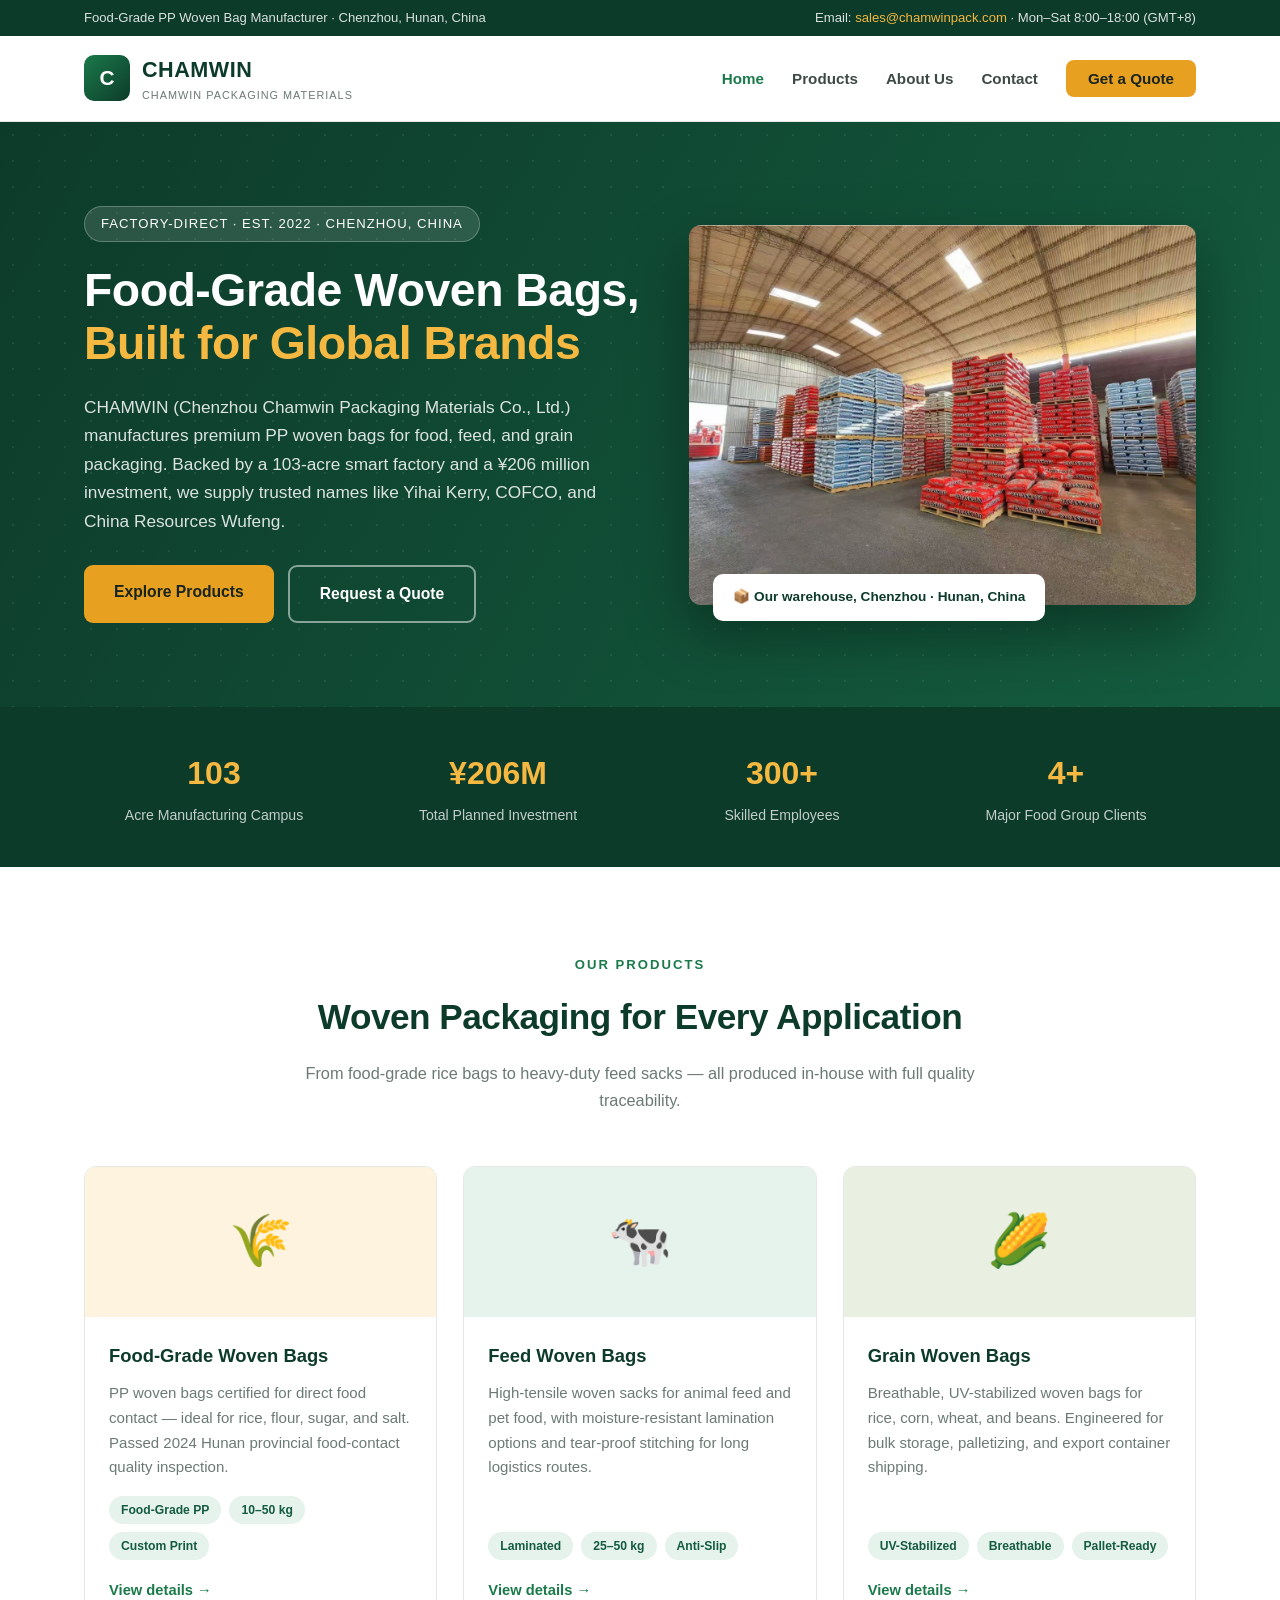
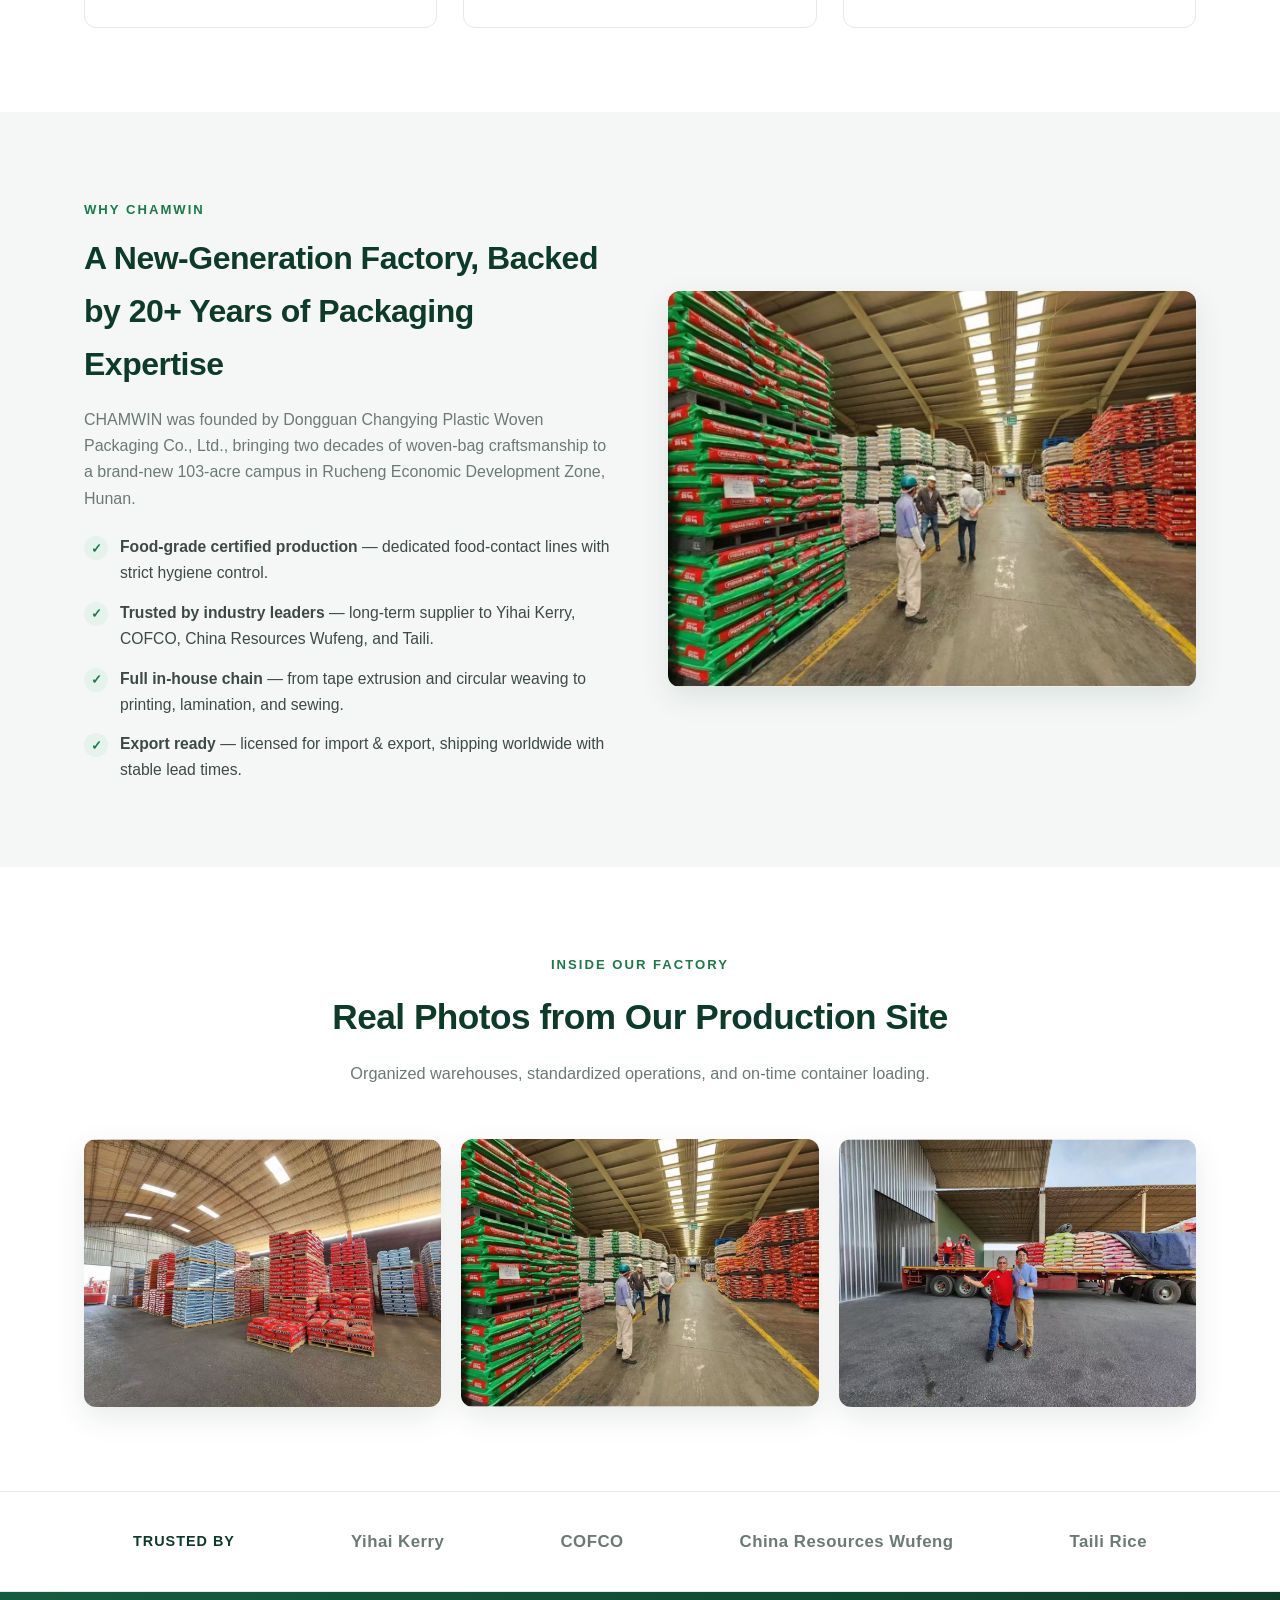
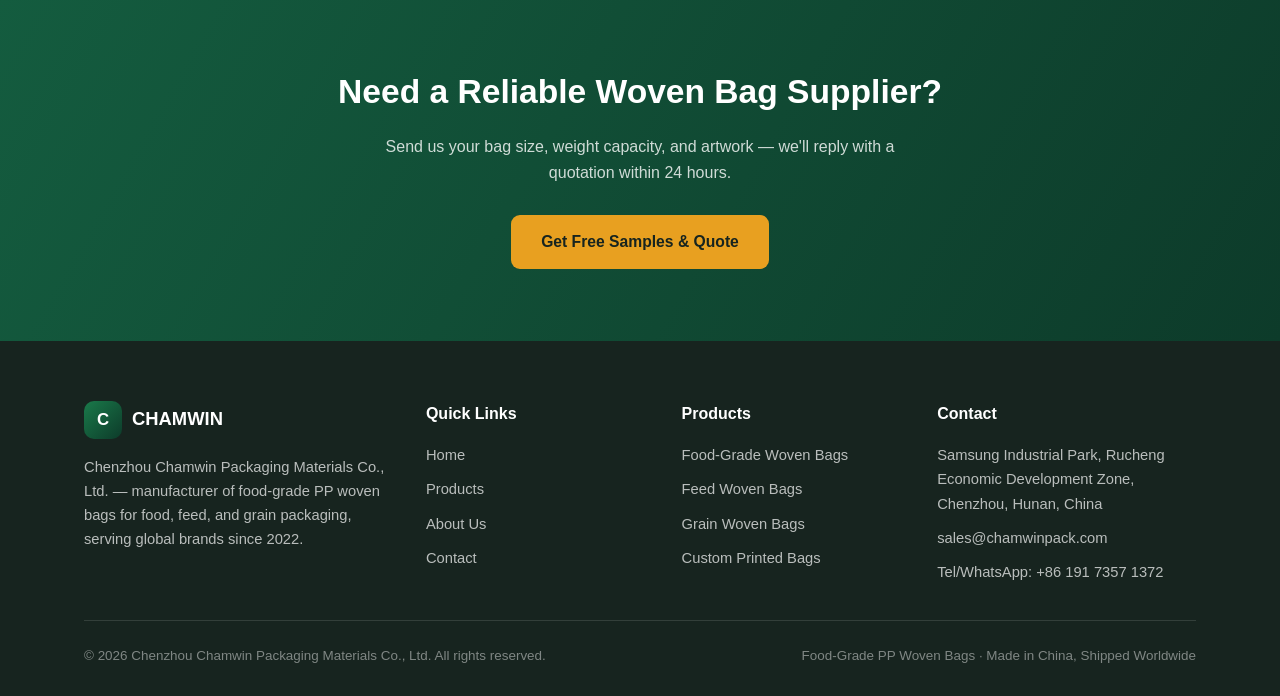
<file: index.html>
<!DOCTYPE html>
<html lang="en">
<head>
  <meta charset="UTF-8">
  <meta name="viewport" content="width=device-width, initial-scale=1.0">
  <meta name="description" content="Chenzhou Chamwin Packaging Materials Co., Ltd. (CHAMWIN) — professional manufacturer of food-grade PP woven bags for rice, flour, feed and grain packaging. 103-acre factory, trusted by Yihai Kerry, COFCO, China Resources Wufeng.">
  <title>CHAMWIN | Food-Grade PP Woven Bags Manufacturer — Rice, Feed & Grain Packaging</title>
  <link rel="stylesheet" href="css/style.css">
  <link rel="icon" type="image/svg+xml" href="data:image/svg+xml,<svg xmlns='http://www.w3.org/2000/svg' viewBox='0 0 100 100'><rect width='100' height='100' rx='20' fill='%23145c3f'/><text x='50' y='68' text-anchor='middle' font-size='48' font-weight='bold' fill='%23f5b840' font-family='Arial'>C</text></svg>">
</head>
<body>

  <!-- Header -->
  <header class="header">
    <div class="top-bar">
      <div class="container">
        <span>Food-Grade PP Woven Bag Manufacturer · Chenzhou, Hunan, China</span>
        <span class="hide-mobile">Email: <a href="mailto:sales@chamwinpack.com">sales@chamwinpack.com</a> · Mon–Sat 8:00–18:00 (GMT+8)</span>
      </div>
    </div>
    <div class="nav-container">
      <a href="index.html" class="logo">
        <div class="logo-icon">C</div>
        <div>
          <span class="logo-text">CHAMWIN</span>
          <span class="logo-tag">Chamwin Packaging Materials</span>
        </div>
      </a>
      <nav>
        <ul class="nav-links">
          <li><a href="index.html" class="active">Home</a></li>
          <li><a href="products.html">Products</a></li>
          <li><a href="about.html">About Us</a></li>
          <li><a href="contact.html">Contact</a></li>
          <li><a href="contact.html" class="nav-cta">Get a Quote</a></li>
        </ul>
      </nav>
      <div class="mobile-toggle" onclick="document.querySelector('.nav-links').classList.toggle('open')">
        <span></span><span></span><span></span>
      </div>
    </div>
  </header>

  <!-- Hero -->
  <section class="hero">
    <div class="hero-grid">
      <div class="hero-content">
        <span class="hero-badge">FACTORY-DIRECT · EST. 2022 · CHENZHOU, CHINA</span>
        <h1>Food-Grade Woven Bags,<br><span class="text-accent">Built for Global Brands</span></h1>
        <p>
          CHAMWIN (Chenzhou Chamwin Packaging Materials Co., Ltd.) manufactures premium PP woven
          bags for food, feed, and grain packaging. Backed by a 103-acre smart factory and a ¥206 million
          investment, we supply trusted names like Yihai Kerry, COFCO, and China Resources Wufeng.
        </p>
        <div class="hero-buttons">
          <a href="products.html" class="btn btn-primary">Explore Products</a>
          <a href="contact.html" class="btn btn-outline">Request a Quote</a>
        </div>
      </div>
      <div class="hero-image">
        <img src="images/factory-warehouse.jpg" alt="CHAMWIN woven bag factory warehouse full of stacked PP woven bags">
        <div class="hero-image-tag">📦 Our warehouse, Chenzhou · Hunan, China</div>
      </div>
    </div>
  </section>

  <!-- Stats -->
  <section class="stats">
    <div class="container stats-grid">
      <div><div class="stat-num">103</div><div class="stat-label">Acre Manufacturing Campus</div></div>
      <div><div class="stat-num">¥206M</div><div class="stat-label">Total Planned Investment</div></div>
      <div><div class="stat-num">300+</div><div class="stat-label">Skilled Employees</div></div>
      <div><div class="stat-num">4+</div><div class="stat-label">Major Food Group Clients</div></div>
    </div>
  </section>

  <!-- Products -->
  <section class="section">
    <div class="container">
      <div class="section-head reveal">
        <span class="section-tag">Our Products</span>
        <h2>Woven Packaging for Every Application</h2>
        <p>From food-grade rice bags to heavy-duty feed sacks — all produced in-house with full quality traceability.</p>
      </div>
      <div class="products-grid">
        <div class="product-card reveal">
          <div class="product-icon" style="background:#fdf3df;">🌾</div>
          <div class="product-body">
            <h3>Food-Grade Woven Bags</h3>
            <p>PP woven bags certified for direct food contact — ideal for rice, flour, sugar, and salt. Passed 2024 Hunan provincial food-contact quality inspection.</p>
            <div class="product-specs">
              <span class="spec-chip">Food-Grade PP</span>
              <span class="spec-chip">10–50 kg</span>
              <span class="spec-chip">Custom Print</span>
            </div>
            <a href="products.html" class="product-link">View details →</a>
          </div>
        </div>
        <div class="product-card reveal">
          <div class="product-icon" style="background:#e6f2ec;">🐄</div>
          <div class="product-body">
            <h3>Feed Woven Bags</h3>
            <p>High-tensile woven sacks for animal feed and pet food, with moisture-resistant lamination options and tear-proof stitching for long logistics routes.</p>
            <div class="product-specs">
              <span class="spec-chip">Laminated</span>
              <span class="spec-chip">25–50 kg</span>
              <span class="spec-chip">Anti-Slip</span>
            </div>
            <a href="products.html" class="product-link">View details →</a>
          </div>
        </div>
        <div class="product-card reveal">
          <div class="product-icon" style="background:#e9f0e2;">🌽</div>
          <div class="product-body">
            <h3>Grain Woven Bags</h3>
            <p>Breathable, UV-stabilized woven bags for rice, corn, wheat, and beans. Engineered for bulk storage, palletizing, and export container shipping.</p>
            <div class="product-specs">
              <span class="spec-chip">UV-Stabilized</span>
              <span class="spec-chip">Breathable</span>
              <span class="spec-chip">Pallet-Ready</span>
            </div>
            <a href="products.html" class="product-link">View details →</a>
          </div>
        </div>
      </div>
    </div>
  </section>

  <!-- Why us -->
  <section class="section section-gray">
    <div class="container split">
      <div class="reveal">
        <span class="section-tag">Why CHAMWIN</span>
        <h2>A New-Generation Factory, Backed by 20+ Years of Packaging Expertise</h2>
        <p class="lead">
          CHAMWIN was founded by Dongguan Changying Plastic Woven Packaging Co., Ltd., bringing two decades
          of woven-bag craftsmanship to a brand-new 103-acre campus in Rucheng Economic Development Zone, Hunan.
        </p>
        <ul class="checklist">
          <li><span class="check-icon">✓</span><span><strong>Food-grade certified production</strong> — dedicated food-contact lines with strict hygiene control.</span></li>
          <li><span class="check-icon">✓</span><span><strong>Trusted by industry leaders</strong> — long-term supplier to Yihai Kerry, COFCO, China Resources Wufeng, and Taili.</span></li>
          <li><span class="check-icon">✓</span><span><strong>Full in-house chain</strong> — from tape extrusion and circular weaving to printing, lamination, and sewing.</span></li>
          <li><span class="check-icon">✓</span><span><strong>Export ready</strong> — licensed for import &amp; export, shipping worldwide with stable lead times.</span></li>
        </ul>
      </div>
      <img src="images/warehouse-aisle.jpg" alt="CHAMWIN factory warehouse aisle with organized pallets of woven bags" class="reveal">
    </div>
  </section>

  <!-- Gallery -->
  <section class="section">
    <div class="container">
      <div class="section-head reveal">
        <span class="section-tag">Inside Our Factory</span>
        <h2>Real Photos from Our Production Site</h2>
        <p>Organized warehouses, standardized operations, and on-time container loading.</p>
      </div>
      <div class="gallery-grid reveal">
        <img src="images/factory-warehouse.jpg" alt="Stacked finished woven bags in CHAMWIN warehouse">
        <img src="images/warehouse-aisle.jpg" alt="CHAMWIN production warehouse interior">
        <img src="images/delivery-loading.jpg" alt="Container truck loaded with woven bags at CHAMWIN factory">
      </div>
    </div>
  </section>

  <!-- Customers -->
  <section class="customers-band">
    <div class="container customers-inner">
      <span class="cust-label">TRUSTED BY</span>
      <span class="cust-name">Yihai Kerry</span>
      <span class="cust-name">COFCO</span>
      <span class="cust-name">China Resources Wufeng</span>
      <span class="cust-name">Taili Rice</span>
    </div>
  </section>

  <!-- CTA -->
  <section class="cta-band">
    <h2>Need a Reliable Woven Bag Supplier?</h2>
    <p>Send us your bag size, weight capacity, and artwork — we'll reply with a quotation within 24 hours.</p>
    <a href="contact.html" class="btn btn-primary">Get Free Samples & Quote</a>
  </section>

  <!-- Footer -->
  <footer class="footer">
    <div class="container">
      <div class="footer-grid">
        <div>
          <div class="footer-logo">
            <div class="logo-icon">C</div>
            <span>CHAMWIN</span>
          </div>
          <p>Chenzhou Chamwin Packaging Materials Co., Ltd. — manufacturer of food-grade PP woven bags for food, feed, and grain packaging, serving global brands since 2022.</p>
        </div>
        <div>
          <h4>Quick Links</h4>
          <div class="footer-links">
            <a href="index.html">Home</a>
            <a href="products.html">Products</a>
            <a href="about.html">About Us</a>
            <a href="contact.html">Contact</a>
          </div>
        </div>
        <div>
          <h4>Products</h4>
          <div class="footer-links">
            <a href="products.html">Food-Grade Woven Bags</a>
            <a href="products.html">Feed Woven Bags</a>
            <a href="products.html">Grain Woven Bags</a>
            <a href="products.html">Custom Printed Bags</a>
          </div>
        </div>
        <div>
          <h4>Contact</h4>
          <div class="footer-links">
            <span>Samsung Industrial Park, Rucheng Economic Development Zone, Chenzhou, Hunan, China</span>
            <a href="mailto:sales@chamwinpack.com">sales@chamwinpack.com</a>
            <span>Tel/WhatsApp: +86 191 7357 1372</span>
          </div>
        </div>
      </div>
      <div class="footer-bottom">
        <span>© 2026 Chenzhou Chamwin Packaging Materials Co., Ltd. All rights reserved.</span>
        <span>Food-Grade PP Woven Bags · Made in China, Shipped Worldwide</span>
      </div>
    </div>
  </footer>

  <script src="js/main.js"></script>
</body>
</html>
</file>
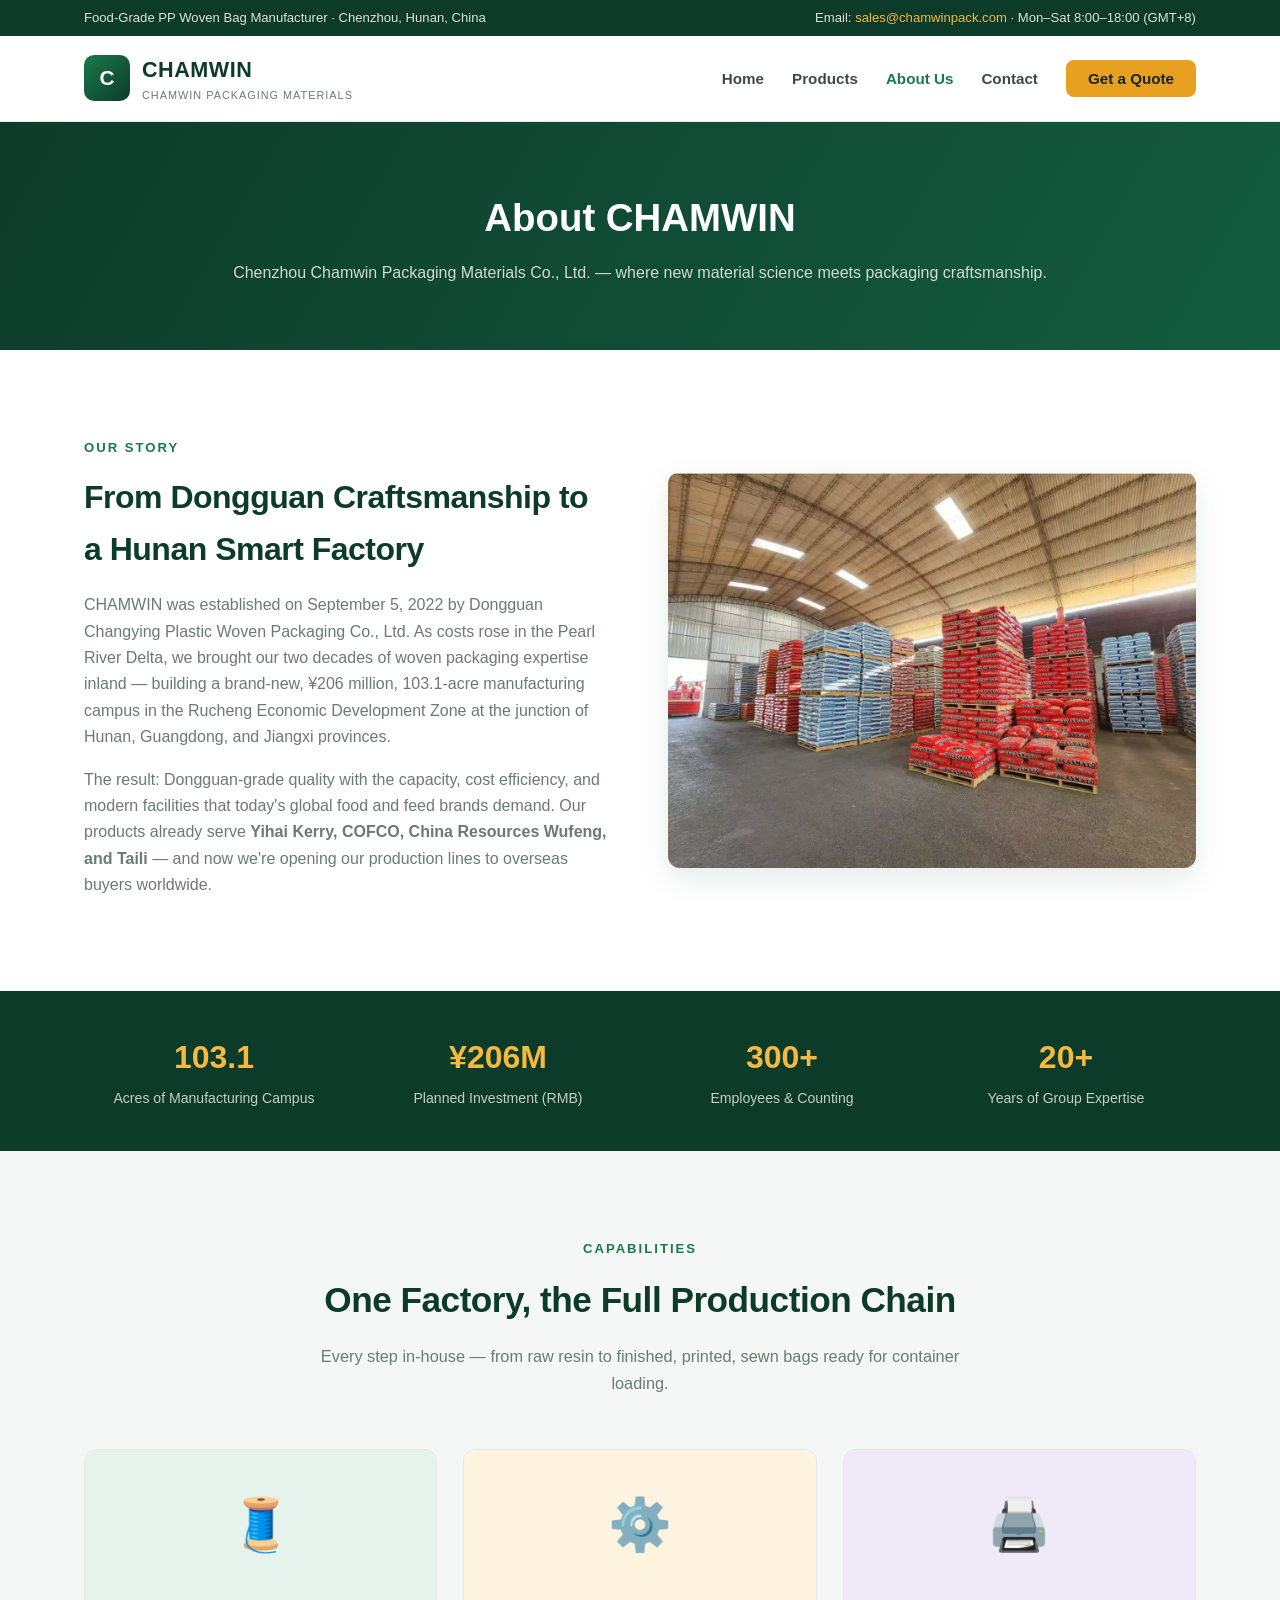
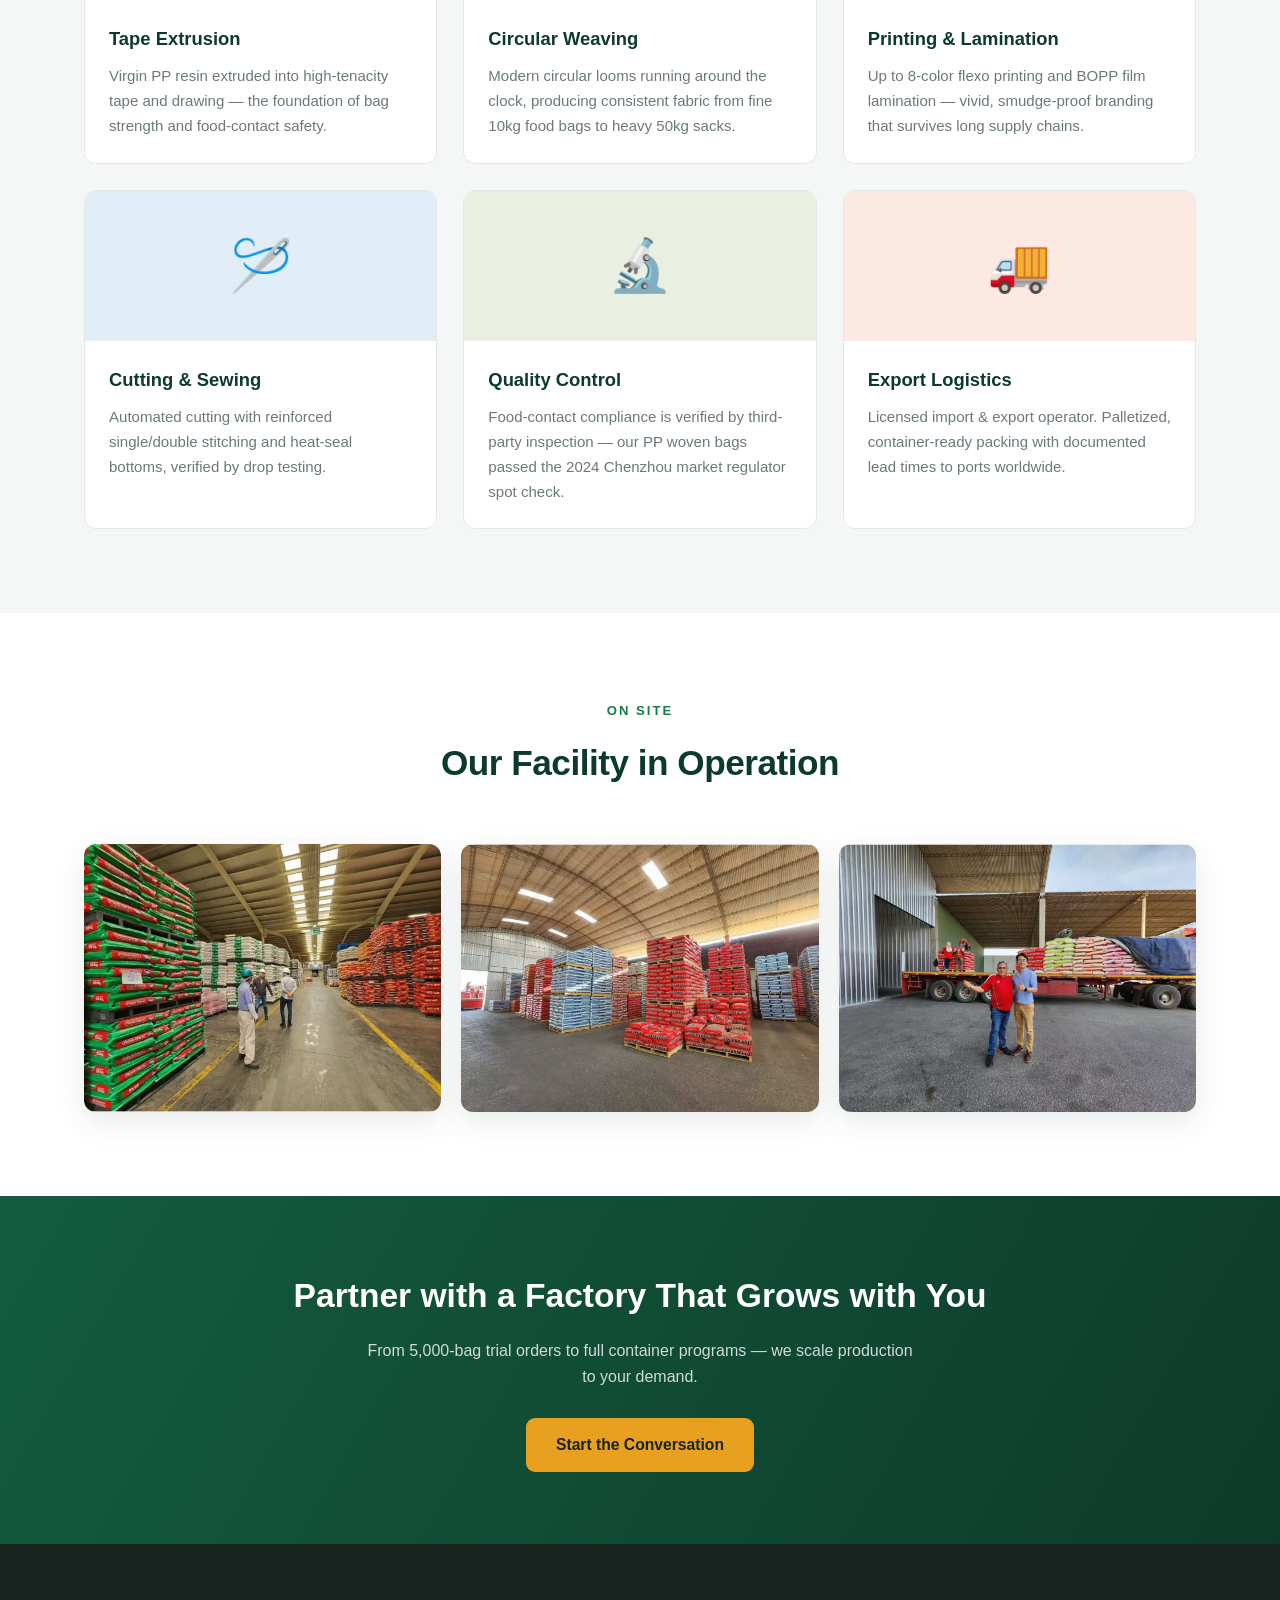
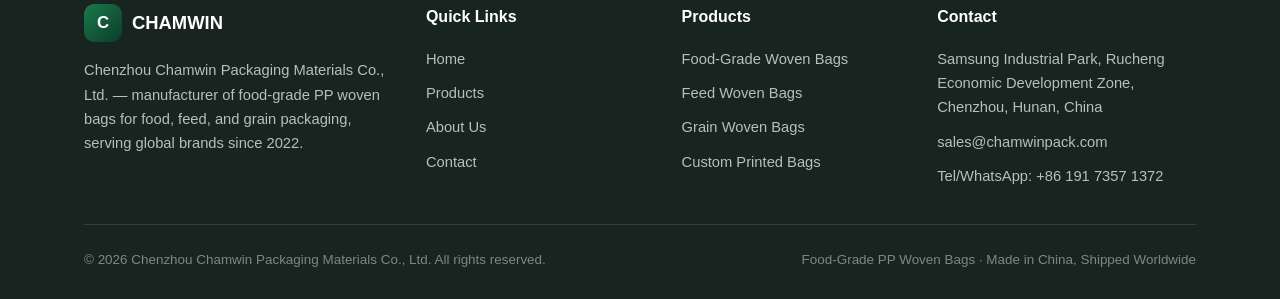
<file: about.html>
<!DOCTYPE html>
<html lang="en">
<head>
  <meta charset="UTF-8">
  <meta name="viewport" content="width=device-width, initial-scale=1.0">
  <meta name="description" content="About CHAMWIN — Chenzhou Chamwin Packaging Materials Co., Ltd. A ¥206M, 103-acre woven bag factory in Hunan, China, founded by Dongguan Changying with 20+ years of packaging expertise. Trusted by Yihai Kerry, COFCO, CR Wufeng.">
  <title>About Us | CHAMWIN Woven Bag Manufacturer</title>
  <link rel="stylesheet" href="css/style.css">
  <link rel="icon" type="image/svg+xml" href="data:image/svg+xml,<svg xmlns='http://www.w3.org/2000/svg' viewBox='0 0 100 100'><rect width='100' height='100' rx='20' fill='%23145c3f'/><text x='50' y='68' text-anchor='middle' font-size='48' font-weight='bold' fill='%23f5b840' font-family='Arial'>C</text></svg>">
</head>
<body>

  <!-- Header -->
  <header class="header">
    <div class="top-bar">
      <div class="container">
        <span>Food-Grade PP Woven Bag Manufacturer · Chenzhou, Hunan, China</span>
        <span class="hide-mobile">Email: <a href="mailto:sales@chamwinpack.com">sales@chamwinpack.com</a> · Mon–Sat 8:00–18:00 (GMT+8)</span>
      </div>
    </div>
    <div class="nav-container">
      <a href="index.html" class="logo">
        <div class="logo-icon">C</div>
        <div>
          <span class="logo-text">CHAMWIN</span>
          <span class="logo-tag">Chamwin Packaging Materials</span>
        </div>
      </a>
      <nav>
        <ul class="nav-links">
          <li><a href="index.html">Home</a></li>
          <li><a href="products.html">Products</a></li>
          <li><a href="about.html" class="active">About Us</a></li>
          <li><a href="contact.html">Contact</a></li>
          <li><a href="contact.html" class="nav-cta">Get a Quote</a></li>
        </ul>
      </nav>
      <div class="mobile-toggle" onclick="document.querySelector('.nav-links').classList.toggle('open')">
        <span></span><span></span><span></span>
      </div>
    </div>
  </header>

  <!-- Page hero -->
  <section class="page-hero">
    <h1>About CHAMWIN</h1>
    <p>Chenzhou Chamwin Packaging Materials Co., Ltd. — where new material science meets packaging craftsmanship.</p>
  </section>

  <!-- Story -->
  <section class="section">
    <div class="container split">
      <div class="reveal">
        <span class="section-tag">Our Story</span>
        <h2>From Dongguan Craftsmanship to a Hunan Smart Factory</h2>
        <p class="lead">
          CHAMWIN was established on September 5, 2022 by Dongguan Changying Plastic Woven Packaging Co., Ltd.
          As costs rose in the Pearl River Delta, we brought our two decades of woven packaging expertise inland —
          building a brand-new, ¥206 million, 103.1-acre manufacturing campus in the Rucheng Economic
          Development Zone at the junction of Hunan, Guangdong, and Jiangxi provinces.
        </p>
        <p class="lead">
          The result: Dongguan-grade quality with the capacity, cost efficiency, and modern facilities
          that today's global food and feed brands demand. Our products already serve
          <strong>Yihai Kerry, COFCO, China Resources Wufeng, and Taili</strong> — and now we're opening our
          production lines to overseas buyers worldwide.
        </p>
      </div>
      <img src="images/factory-warehouse.jpg" alt="CHAMWIN woven bag production warehouse" class="reveal">
    </div>
  </section>

  <!-- Stats -->
  <section class="stats">
    <div class="container stats-grid">
      <div><div class="stat-num">103.1</div><div class="stat-label">Acres of Manufacturing Campus</div></div>
      <div><div class="stat-num">¥206M</div><div class="stat-label">Planned Investment (RMB)</div></div>
      <div><div class="stat-num">300+</div><div class="stat-label">Employees & Counting</div></div>
      <div><div class="stat-num">20+</div><div class="stat-label">Years of Group Expertise</div></div>
    </div>
  </section>

  <!-- Capabilities -->
  <section class="section section-gray">
    <div class="container">
      <div class="section-head reveal">
        <span class="section-tag">Capabilities</span>
        <h2>One Factory, the Full Production Chain</h2>
        <p>Every step in-house — from raw resin to finished, printed, sewn bags ready for container loading.</p>
      </div>
      <div class="products-grid">
        <div class="product-card reveal">
          <div class="product-icon" style="background:#e6f2ec;">🧵</div>
          <div class="product-body">
            <h3>Tape Extrusion</h3>
            <p>Virgin PP resin extruded into high-tenacity tape and drawing — the foundation of bag strength and food-contact safety.</p>
          </div>
        </div>
        <div class="product-card reveal">
          <div class="product-icon" style="background:#fdf3df;">⚙️</div>
          <div class="product-body">
            <h3>Circular Weaving</h3>
            <p>Modern circular looms running around the clock, producing consistent fabric from fine 10kg food bags to heavy 50kg sacks.</p>
          </div>
        </div>
        <div class="product-card reveal">
          <div class="product-icon" style="background:#f0e9f8;">🖨️</div>
          <div class="product-body">
            <h3>Printing & Lamination</h3>
            <p>Up to 8-color flexo printing and BOPP film lamination — vivid, smudge-proof branding that survives long supply chains.</p>
          </div>
        </div>
        <div class="product-card reveal">
          <div class="product-icon" style="background:#e2eef7;">🪡</div>
          <div class="product-body">
            <h3>Cutting & Sewing</h3>
            <p>Automated cutting with reinforced single/double stitching and heat-seal bottoms, verified by drop testing.</p>
          </div>
        </div>
        <div class="product-card reveal">
          <div class="product-icon" style="background:#e9f0e2;">🔬</div>
          <div class="product-body">
            <h3>Quality Control</h3>
            <p>Food-contact compliance is verified by third-party inspection — our PP woven bags passed the 2024 Chenzhou market regulator spot check.</p>
          </div>
        </div>
        <div class="product-card reveal">
          <div class="product-icon" style="background:#fbe9e2;">🚚</div>
          <div class="product-body">
            <h3>Export Logistics</h3>
            <p>Licensed import & export operator. Palletized, container-ready packing with documented lead times to ports worldwide.</p>
          </div>
        </div>
      </div>
    </div>
  </section>

  <!-- Gallery -->
  <section class="section">
    <div class="container">
      <div class="section-head reveal">
        <span class="section-tag">On Site</span>
        <h2>Our Facility in Operation</h2>
      </div>
      <div class="gallery-grid reveal">
        <img src="images/warehouse-aisle.jpg" alt="Organized warehouse aisle at CHAMWIN factory">
        <img src="images/factory-warehouse.jpg" alt="Finished woven bag inventory">
        <img src="images/delivery-loading.jpg" alt="Truck loading woven bags for delivery">
      </div>
    </div>
  </section>

  <!-- CTA -->
  <section class="cta-band">
    <h2>Partner with a Factory That Grows with You</h2>
    <p>From 5,000-bag trial orders to full container programs — we scale production to your demand.</p>
    <a href="contact.html" class="btn btn-primary">Start the Conversation</a>
  </section>

  <!-- Footer -->
  <footer class="footer">
    <div class="container">
      <div class="footer-grid">
        <div>
          <div class="footer-logo">
            <div class="logo-icon">C</div>
            <span>CHAMWIN</span>
          </div>
          <p>Chenzhou Chamwin Packaging Materials Co., Ltd. — manufacturer of food-grade PP woven bags for food, feed, and grain packaging, serving global brands since 2022.</p>
        </div>
        <div>
          <h4>Quick Links</h4>
          <div class="footer-links">
            <a href="index.html">Home</a>
            <a href="products.html">Products</a>
            <a href="about.html">About Us</a>
            <a href="contact.html">Contact</a>
          </div>
        </div>
        <div>
          <h4>Products</h4>
          <div class="footer-links">
            <a href="products.html">Food-Grade Woven Bags</a>
            <a href="products.html">Feed Woven Bags</a>
            <a href="products.html">Grain Woven Bags</a>
            <a href="products.html">Custom Printed Bags</a>
          </div>
        </div>
        <div>
          <h4>Contact</h4>
          <div class="footer-links">
            <span>Samsung Industrial Park, Rucheng Economic Development Zone, Chenzhou, Hunan, China</span>
            <a href="mailto:sales@chamwinpack.com">sales@chamwinpack.com</a>
            <span>Tel/WhatsApp: +86 191 7357 1372</span>
          </div>
        </div>
      </div>
      <div class="footer-bottom">
        <span>© 2026 Chenzhou Chamwin Packaging Materials Co., Ltd. All rights reserved.</span>
        <span>Food-Grade PP Woven Bags · Made in China, Shipped Worldwide</span>
      </div>
    </div>
  </footer>

  <script src="js/main.js"></script>
</body>
</html>
</file>
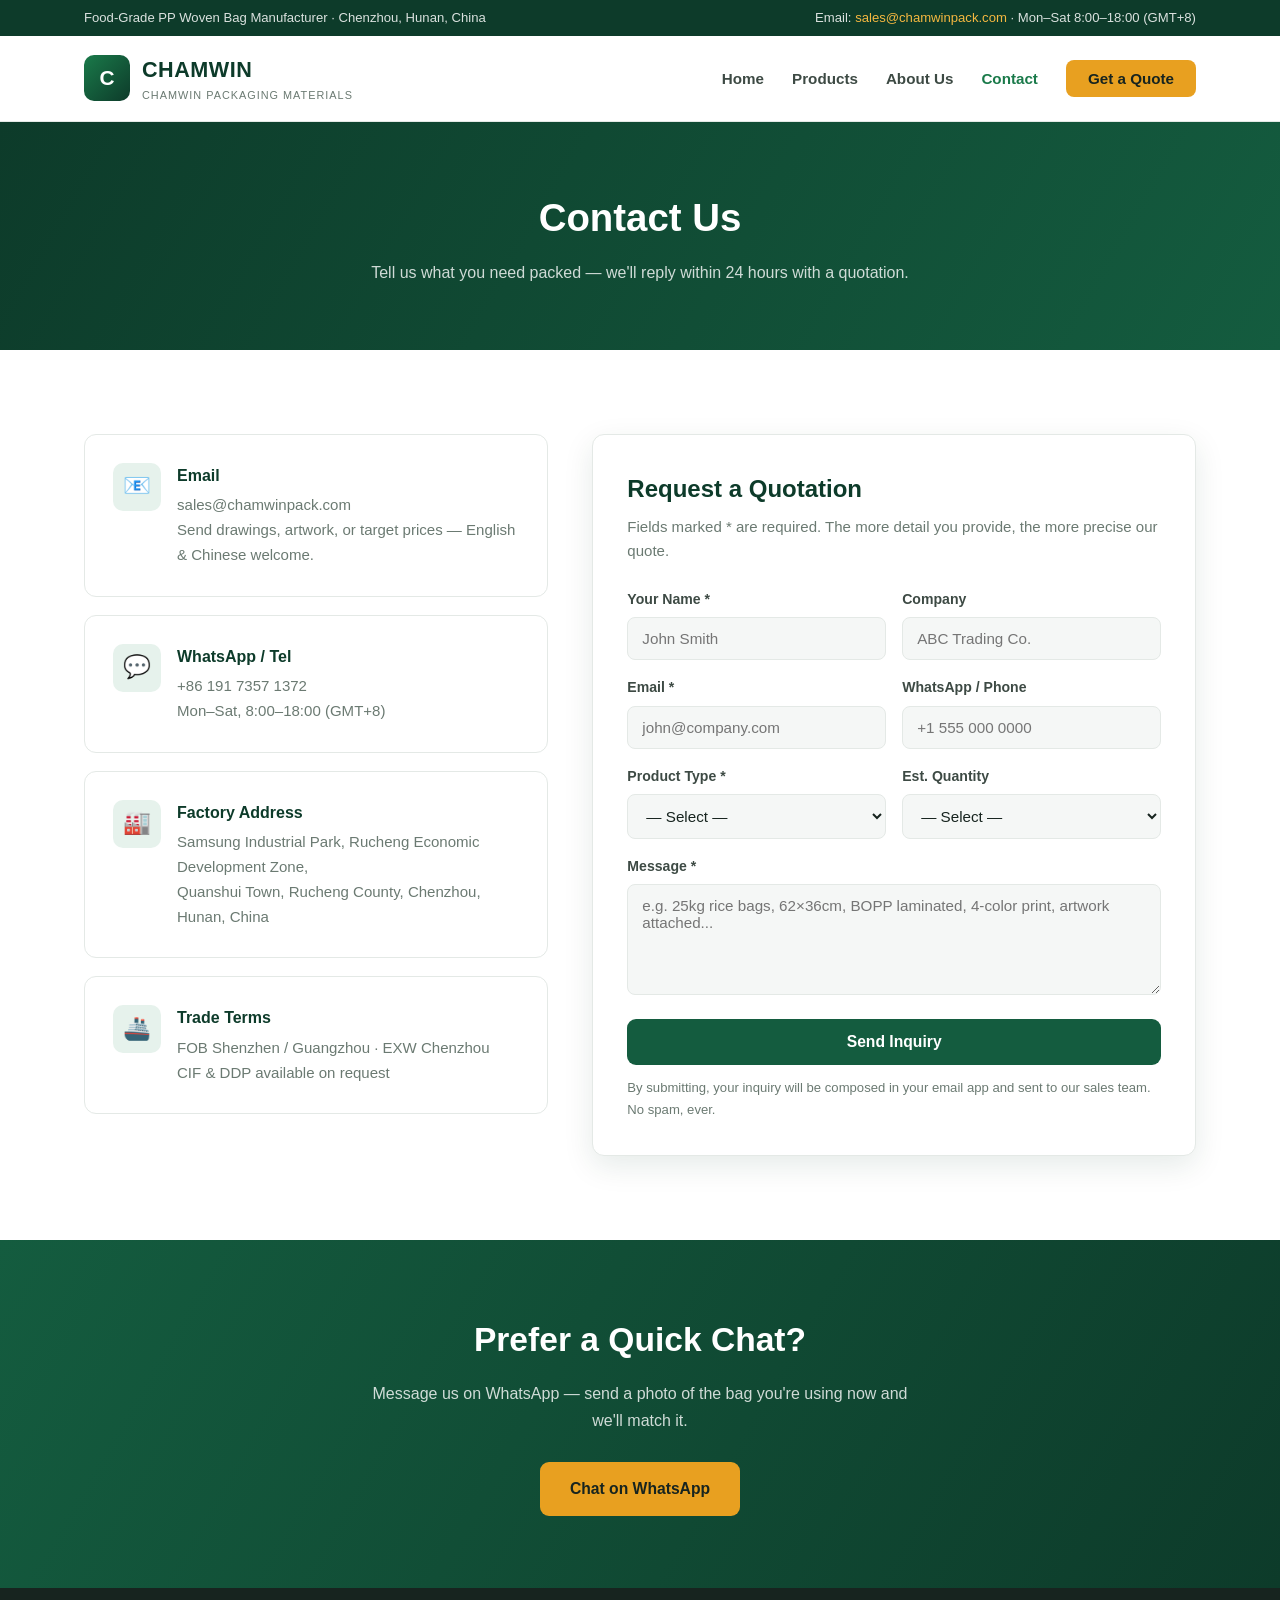
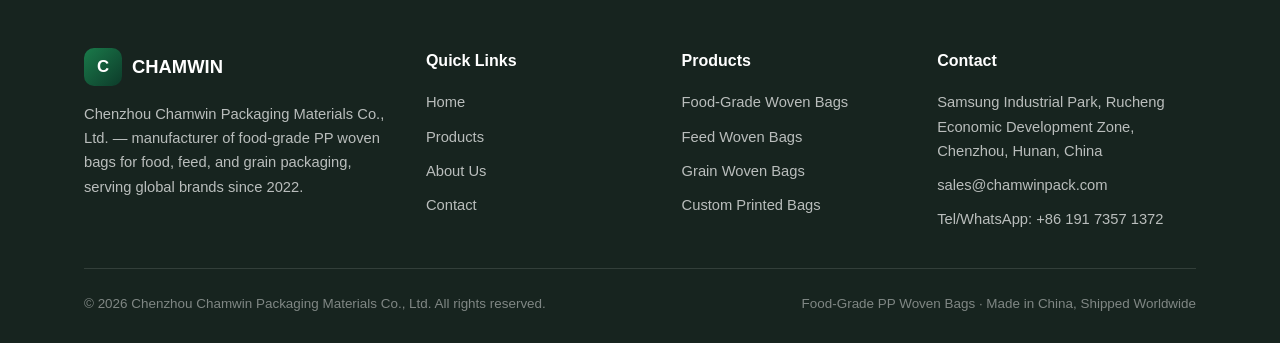
<file: contact.html>
<!DOCTYPE html>
<html lang="en">
<head>
  <meta charset="UTF-8">
  <meta name="viewport" content="width=device-width, initial-scale=1.0">
  <meta name="description" content="Contact CHAMWIN — get a quote for food-grade, feed, or grain PP woven bags. Email sales@chamwinpack.com or message us on WhatsApp. Quotation within 24 hours.">
  <title>Contact Us | CHAMWIN Woven Bag Manufacturer</title>
  <link rel="stylesheet" href="css/style.css">
  <link rel="icon" type="image/svg+xml" href="data:image/svg+xml,<svg xmlns='http://www.w3.org/2000/svg' viewBox='0 0 100 100'><rect width='100' height='100' rx='20' fill='%23145c3f'/><text x='50' y='68' text-anchor='middle' font-size='48' font-weight='bold' fill='%23f5b840' font-family='Arial'>C</text></svg>">
</head>
<body>

  <!-- Header -->
  <header class="header">
    <div class="top-bar">
      <div class="container">
        <span>Food-Grade PP Woven Bag Manufacturer · Chenzhou, Hunan, China</span>
        <span class="hide-mobile">Email: <a href="mailto:sales@chamwinpack.com">sales@chamwinpack.com</a> · Mon–Sat 8:00–18:00 (GMT+8)</span>
      </div>
    </div>
    <div class="nav-container">
      <a href="index.html" class="logo">
        <div class="logo-icon">C</div>
        <div>
          <span class="logo-text">CHAMWIN</span>
          <span class="logo-tag">Chamwin Packaging Materials</span>
        </div>
      </a>
      <nav>
        <ul class="nav-links">
          <li><a href="index.html">Home</a></li>
          <li><a href="products.html">Products</a></li>
          <li><a href="about.html">About Us</a></li>
          <li><a href="contact.html" class="active">Contact</a></li>
          <li><a href="contact.html" class="nav-cta">Get a Quote</a></li>
        </ul>
      </nav>
      <div class="mobile-toggle" onclick="document.querySelector('.nav-links').classList.toggle('open')">
        <span></span><span></span><span></span>
      </div>
    </div>
  </header>

  <!-- Page hero -->
  <section class="page-hero">
    <h1>Contact Us</h1>
    <p>Tell us what you need packed — we'll reply within 24 hours with a quotation.</p>
  </section>

  <!-- Contact -->
  <section class="section">
    <div class="container contact-grid">
      <div>
        <div class="contact-card reveal">
          <div class="c-icon">📧</div>
          <div>
            <h3>Email</h3>
            <p><a href="mailto:sales@chamwinpack.com">sales@chamwinpack.com</a><br>Send drawings, artwork, or target prices — English & Chinese welcome.</p>
          </div>
        </div>
        <div class="contact-card reveal">
          <div class="c-icon">💬</div>
          <div>
            <h3>WhatsApp / Tel</h3>
            <p>+86 191 7357 1372<br>Mon–Sat, 8:00–18:00 (GMT+8)</p>
          </div>
        </div>
        <div class="contact-card reveal">
          <div class="c-icon">🏭</div>
          <div>
            <h3>Factory Address</h3>
            <p>Samsung Industrial Park, Rucheng Economic Development Zone,<br>Quanshui Town, Rucheng County, Chenzhou, Hunan, China</p>
          </div>
        </div>
        <div class="contact-card reveal">
          <div class="c-icon">🚢</div>
          <div>
            <h3>Trade Terms</h3>
            <p>FOB Shenzhen / Guangzhou · EXW Chenzhou<br>CIF & DDP available on request</p>
          </div>
        </div>
      </div>

      <div class="form-card reveal">
        <h2>Request a Quotation</h2>
        <p>Fields marked * are required. The more detail you provide, the more precise our quote.</p>
        <form id="quoteForm">
          <div class="form-row">
            <div class="form-group">
              <label for="name">Your Name *</label>
              <input type="text" id="name" name="name" required placeholder="John Smith">
            </div>
            <div class="form-group">
              <label for="company">Company</label>
              <input type="text" id="company" name="company" placeholder="ABC Trading Co.">
            </div>
          </div>
          <div class="form-row">
            <div class="form-group">
              <label for="email">Email *</label>
              <input type="email" id="email" name="email" required placeholder="john@company.com">
            </div>
            <div class="form-group">
              <label for="whatsapp">WhatsApp / Phone</label>
              <input type="text" id="whatsapp" name="whatsapp" placeholder="+1 555 000 0000">
            </div>
          </div>
          <div class="form-row">
            <div class="form-group">
              <label for="product">Product Type *</label>
              <select id="product" name="product" required>
                <option value="">— Select —</option>
                <option>Food Woven Bags (rice / flour / sugar)</option>
                <option>Feed Woven Bags</option>
                <option>Grain Woven Bags</option>
                <option>Custom Printed Bags</option>
                <option>PE Packaging Bags / Liners</option>
                <option>Industrial Woven Bags</option>
                <option>Other / Not sure yet</option>
              </select>
            </div>
            <div class="form-group">
              <label for="quantity">Est. Quantity</label>
              <select id="quantity" name="quantity">
                <option value="">— Select —</option>
                <option>5,000 – 20,000 pcs (trial)</option>
                <option>20,000 – 100,000 pcs</option>
                <option>100,000 – 500,000 pcs</option>
                <option>500,000+ pcs / long-term program</option>
              </select>
            </div>
          </div>
          <div class="form-group">
            <label for="message">Message *</label>
            <textarea id="message" name="message" rows="5" required placeholder="e.g. 25kg rice bags, 62×36cm, BOPP laminated, 4-color print, artwork attached..."></textarea>
          </div>
          <button type="submit" class="btn btn-dark" style="width:100%;">Send Inquiry</button>
          <p class="form-note">By submitting, your inquiry will be composed in your email app and sent to our sales team. No spam, ever.</p>
        </form>
      </div>
    </div>
  </section>

  <!-- CTA -->
  <section class="cta-band">
    <h2>Prefer a Quick Chat?</h2>
    <p>Message us on WhatsApp — send a photo of the bag you're using now and we'll match it.</p>
    <a href="https://wa.me/8619173571372" class="btn btn-primary" target="_blank" rel="noopener">Chat on WhatsApp</a>
  </section>

  <!-- Footer -->
  <footer class="footer">
    <div class="container">
      <div class="footer-grid">
        <div>
          <div class="footer-logo">
            <div class="logo-icon">C</div>
            <span>CHAMWIN</span>
          </div>
          <p>Chenzhou Chamwin Packaging Materials Co., Ltd. — manufacturer of food-grade PP woven bags for food, feed, and grain packaging, serving global brands since 2022.</p>
        </div>
        <div>
          <h4>Quick Links</h4>
          <div class="footer-links">
            <a href="index.html">Home</a>
            <a href="products.html">Products</a>
            <a href="about.html">About Us</a>
            <a href="contact.html">Contact</a>
          </div>
        </div>
        <div>
          <h4>Products</h4>
          <div class="footer-links">
            <a href="products.html">Food-Grade Woven Bags</a>
            <a href="products.html">Feed Woven Bags</a>
            <a href="products.html">Grain Woven Bags</a>
            <a href="products.html">Custom Printed Bags</a>
          </div>
        </div>
        <div>
          <h4>Contact</h4>
          <div class="footer-links">
            <span>Samsung Industrial Park, Rucheng Economic Development Zone, Chenzhou, Hunan, China</span>
            <a href="mailto:sales@chamwinpack.com">sales@chamwinpack.com</a>
            <span>Tel/WhatsApp: +86 191 7357 1372</span>
          </div>
        </div>
      </div>
      <div class="footer-bottom">
        <span>© 2026 Chenzhou Chamwin Packaging Materials Co., Ltd. All rights reserved.</span>
        <span>Food-Grade PP Woven Bags · Made in China, Shipped Worldwide</span>
      </div>
    </div>
  </footer>

  <script src="js/main.js"></script>
</body>
</html>
</file>
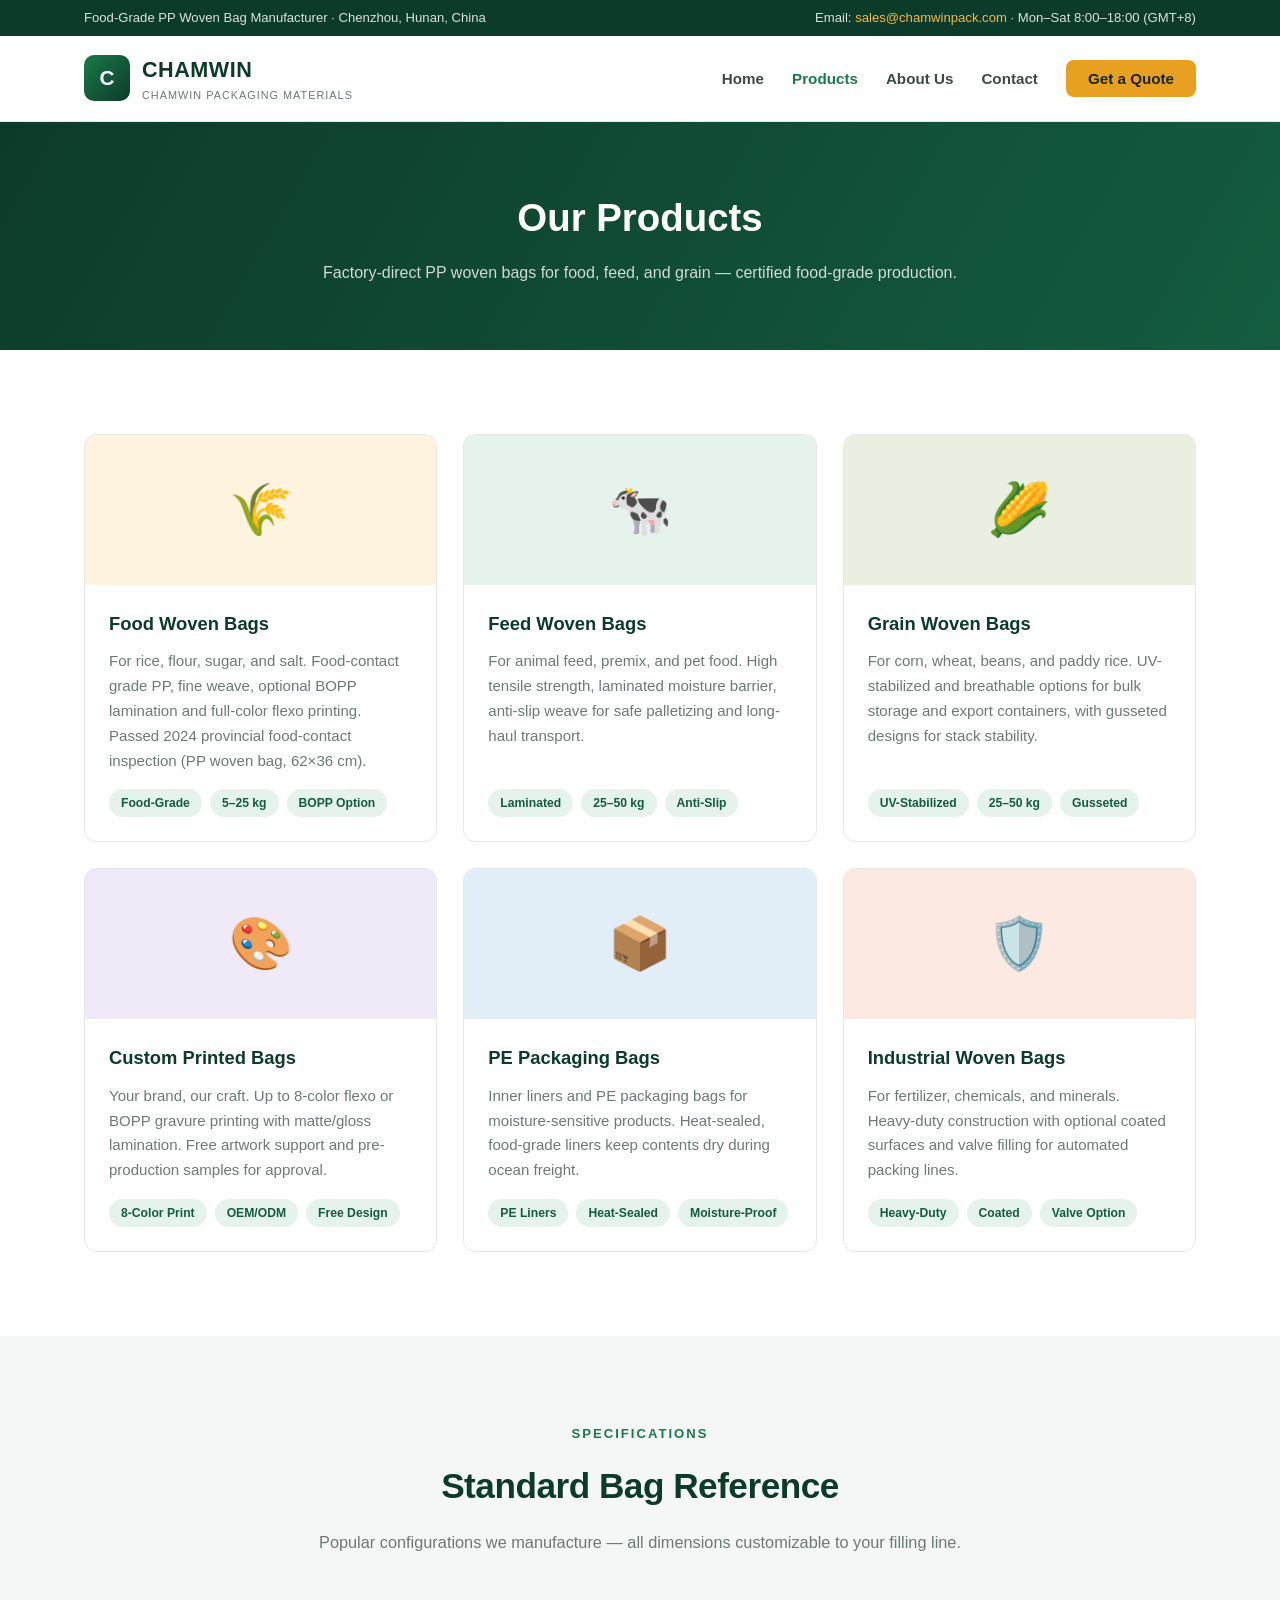
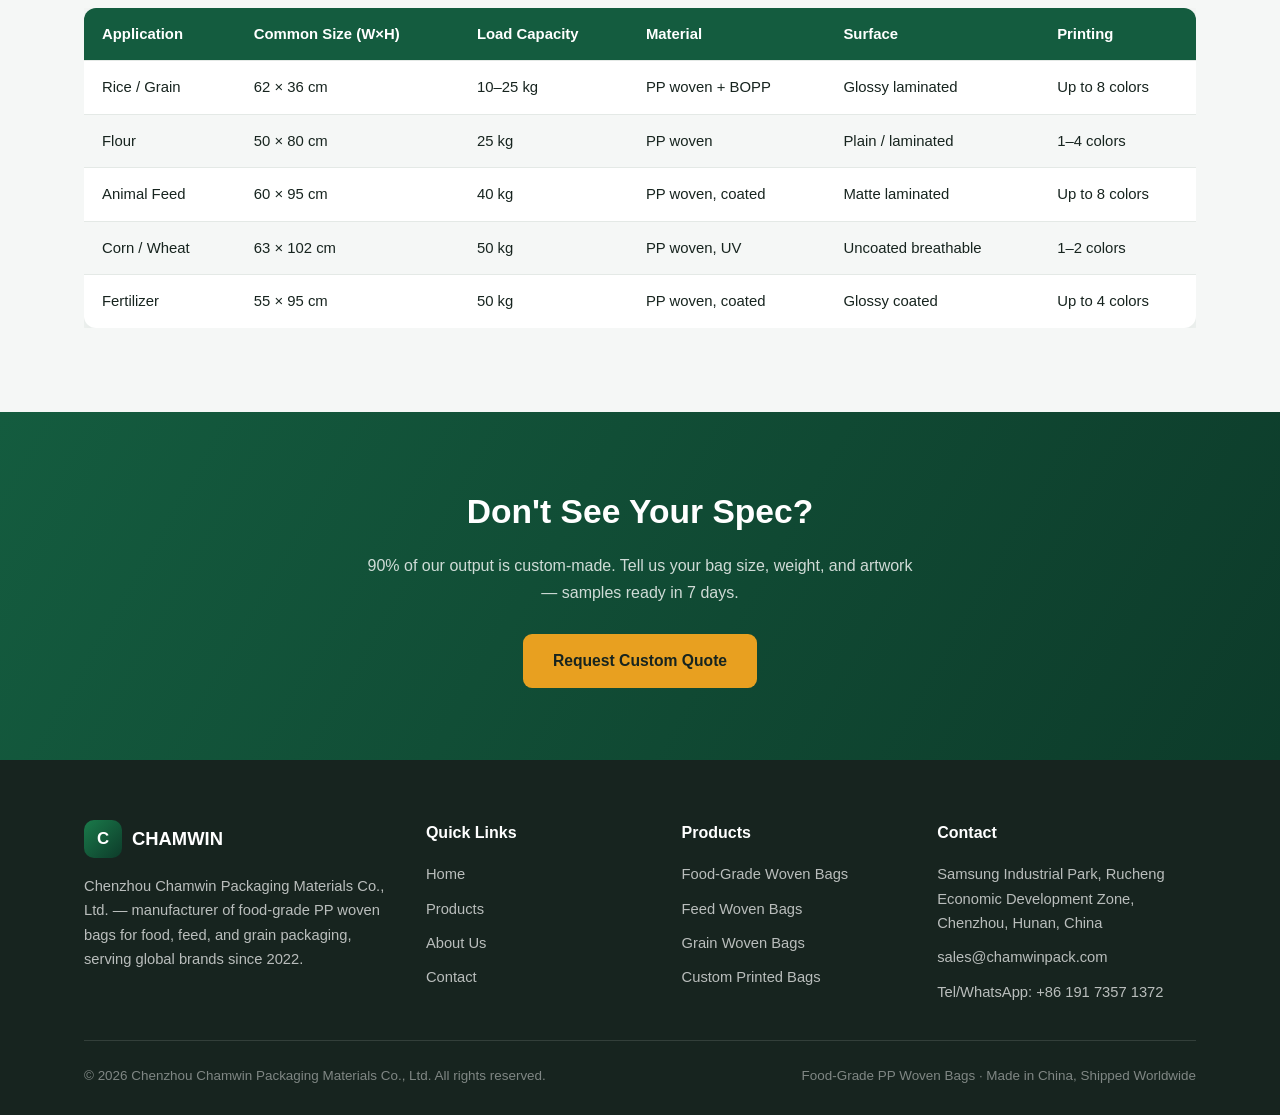
<file: products.html>
<!DOCTYPE html>
<html lang="en">
<head>
  <meta charset="UTF-8">
  <meta name="viewport" content="width=device-width, initial-scale=1.0">
  <meta name="description" content="CHAMWIN product range — food-grade PP woven bags, feed woven bags, grain woven bags and custom printed packaging. Sizes 10–50kg, laminated or breathable, factory-direct pricing.">
  <title>Products | CHAMWIN Woven Bag Manufacturer</title>
  <link rel="stylesheet" href="css/style.css">
  <link rel="icon" type="image/svg+xml" href="data:image/svg+xml,<svg xmlns='http://www.w3.org/2000/svg' viewBox='0 0 100 100'><rect width='100' height='100' rx='20' fill='%23145c3f'/><text x='50' y='68' text-anchor='middle' font-size='48' font-weight='bold' fill='%23f5b840' font-family='Arial'>C</text></svg>">
</head>
<body>

  <!-- Header -->
  <header class="header">
    <div class="top-bar">
      <div class="container">
        <span>Food-Grade PP Woven Bag Manufacturer · Chenzhou, Hunan, China</span>
        <span class="hide-mobile">Email: <a href="mailto:sales@chamwinpack.com">sales@chamwinpack.com</a> · Mon–Sat 8:00–18:00 (GMT+8)</span>
      </div>
    </div>
    <div class="nav-container">
      <a href="index.html" class="logo">
        <div class="logo-icon">C</div>
        <div>
          <span class="logo-text">CHAMWIN</span>
          <span class="logo-tag">Chamwin Packaging Materials</span>
        </div>
      </a>
      <nav>
        <ul class="nav-links">
          <li><a href="index.html">Home</a></li>
          <li><a href="products.html" class="active">Products</a></li>
          <li><a href="about.html">About Us</a></li>
          <li><a href="contact.html">Contact</a></li>
          <li><a href="contact.html" class="nav-cta">Get a Quote</a></li>
        </ul>
      </nav>
      <div class="mobile-toggle" onclick="document.querySelector('.nav-links').classList.toggle('open')">
        <span></span><span></span><span></span>
      </div>
    </div>
  </header>

  <!-- Page hero -->
  <section class="page-hero">
    <h1>Our Products</h1>
    <p>Factory-direct PP woven bags for food, feed, and grain — certified food-grade production.</p>
  </section>

  <!-- Product families -->
  <section class="section">
    <div class="container">
      <div class="products-grid">
        <div class="product-card reveal">
          <div class="product-icon" style="background:#fdf3df;">🌾</div>
          <div class="product-body">
            <h3>Food Woven Bags</h3>
            <p>For rice, flour, sugar, and salt. Food-contact grade PP, fine weave, optional BOPP lamination and full-color flexo printing. Passed 2024 provincial food-contact inspection (PP woven bag, 62×36 cm).</p>
            <div class="product-specs">
              <span class="spec-chip">Food-Grade</span>
              <span class="spec-chip">5–25 kg</span>
              <span class="spec-chip">BOPP Option</span>
            </div>
          </div>
        </div>
        <div class="product-card reveal">
          <div class="product-icon" style="background:#e6f2ec;">🐄</div>
          <div class="product-body">
            <h3>Feed Woven Bags</h3>
            <p>For animal feed, premix, and pet food. High tensile strength, laminated moisture barrier, anti-slip weave for safe palletizing and long-haul transport.</p>
            <div class="product-specs">
              <span class="spec-chip">Laminated</span>
              <span class="spec-chip">25–50 kg</span>
              <span class="spec-chip">Anti-Slip</span>
            </div>
          </div>
        </div>
        <div class="product-card reveal">
          <div class="product-icon" style="background:#e9f0e2;">🌽</div>
          <div class="product-body">
            <h3>Grain Woven Bags</h3>
            <p>For corn, wheat, beans, and paddy rice. UV-stabilized and breathable options for bulk storage and export containers, with gusseted designs for stack stability.</p>
            <div class="product-specs">
              <span class="spec-chip">UV-Stabilized</span>
              <span class="spec-chip">25–50 kg</span>
              <span class="spec-chip">Gusseted</span>
            </div>
          </div>
        </div>
        <div class="product-card reveal">
          <div class="product-icon" style="background:#f0e9f8;">🎨</div>
          <div class="product-body">
            <h3>Custom Printed Bags</h3>
            <p>Your brand, our craft. Up to 8-color flexo or BOPP gravure printing with matte/gloss lamination. Free artwork support and pre-production samples for approval.</p>
            <div class="product-specs">
              <span class="spec-chip">8-Color Print</span>
              <span class="spec-chip">OEM/ODM</span>
              <span class="spec-chip">Free Design</span>
            </div>
          </div>
        </div>
        <div class="product-card reveal">
          <div class="product-icon" style="background:#e2eef7;">📦</div>
          <div class="product-body">
            <h3>PE Packaging Bags</h3>
            <p>Inner liners and PE packaging bags for moisture-sensitive products. Heat-sealed, food-grade liners keep contents dry during ocean freight.</p>
            <div class="product-specs">
              <span class="spec-chip">PE Liners</span>
              <span class="spec-chip">Heat-Sealed</span>
              <span class="spec-chip">Moisture-Proof</span>
            </div>
          </div>
        </div>
        <div class="product-card reveal">
          <div class="product-icon" style="background:#fbe9e2;">🛡️</div>
          <div class="product-body">
            <h3>Industrial Woven Bags</h3>
            <p>For fertilizer, chemicals, and minerals. Heavy-duty construction with optional coated surfaces and valve filling for automated packing lines.</p>
            <div class="product-specs">
              <span class="spec-chip">Heavy-Duty</span>
              <span class="spec-chip">Coated</span>
              <span class="spec-chip">Valve Option</span>
            </div>
          </div>
        </div>
      </div>
    </div>
  </section>

  <!-- Spec table -->
  <section class="section section-gray">
    <div class="container">
      <div class="section-head reveal">
        <span class="section-tag">Specifications</span>
        <h2>Standard Bag Reference</h2>
        <p>Popular configurations we manufacture — all dimensions customizable to your filling line.</p>
      </div>
      <div class="reveal" style="overflow-x:auto;">
        <table class="spec-table">
          <thead>
            <tr><th>Application</th><th>Common Size (W×H)</th><th>Load Capacity</th><th>Material</th><th>Surface</th><th>Printing</th></tr>
          </thead>
          <tbody>
            <tr><td>Rice / Grain</td><td>62 × 36 cm</td><td>10–25 kg</td><td>PP woven + BOPP</td><td>Glossy laminated</td><td>Up to 8 colors</td></tr>
            <tr><td>Flour</td><td>50 × 80 cm</td><td>25 kg</td><td>PP woven</td><td>Plain / laminated</td><td>1–4 colors</td></tr>
            <tr><td>Animal Feed</td><td>60 × 95 cm</td><td>40 kg</td><td>PP woven, coated</td><td>Matte laminated</td><td>Up to 8 colors</td></tr>
            <tr><td>Corn / Wheat</td><td>63 × 102 cm</td><td>50 kg</td><td>PP woven, UV</td><td>Uncoated breathable</td><td>1–2 colors</td></tr>
            <tr><td>Fertilizer</td><td>55 × 95 cm</td><td>50 kg</td><td>PP woven, coated</td><td>Glossy coated</td><td>Up to 4 colors</td></tr>
          </tbody>
        </table>
      </div>
    </div>
  </section>

  <!-- CTA -->
  <section class="cta-band">
    <h2>Don't See Your Spec?</h2>
    <p>90% of our output is custom-made. Tell us your bag size, weight, and artwork — samples ready in 7 days.</p>
    <a href="contact.html" class="btn btn-primary">Request Custom Quote</a>
  </section>

  <!-- Footer -->
  <footer class="footer">
    <div class="container">
      <div class="footer-grid">
        <div>
          <div class="footer-logo">
            <div class="logo-icon">C</div>
            <span>CHAMWIN</span>
          </div>
          <p>Chenzhou Chamwin Packaging Materials Co., Ltd. — manufacturer of food-grade PP woven bags for food, feed, and grain packaging, serving global brands since 2022.</p>
        </div>
        <div>
          <h4>Quick Links</h4>
          <div class="footer-links">
            <a href="index.html">Home</a>
            <a href="products.html">Products</a>
            <a href="about.html">About Us</a>
            <a href="contact.html">Contact</a>
          </div>
        </div>
        <div>
          <h4>Products</h4>
          <div class="footer-links">
            <a href="products.html">Food-Grade Woven Bags</a>
            <a href="products.html">Feed Woven Bags</a>
            <a href="products.html">Grain Woven Bags</a>
            <a href="products.html">Custom Printed Bags</a>
          </div>
        </div>
        <div>
          <h4>Contact</h4>
          <div class="footer-links">
            <span>Samsung Industrial Park, Rucheng Economic Development Zone, Chenzhou, Hunan, China</span>
            <a href="mailto:sales@chamwinpack.com">sales@chamwinpack.com</a>
            <span>Tel/WhatsApp: +86 191 7357 1372</span>
          </div>
        </div>
      </div>
      <div class="footer-bottom">
        <span>© 2026 Chenzhou Chamwin Packaging Materials Co., Ltd. All rights reserved.</span>
        <span>Food-Grade PP Woven Bags · Made in China, Shipped Worldwide</span>
      </div>
    </div>
  </footer>

  <script src="js/main.js"></script>
</body>
</html>
</file>
<file: css/style.css>
/* CHAMWIN - Chenzhou Changying New Material Technology Co., Ltd. */

:root {
  --green-900: #0d3b2a;
  --green-700: #145c3f;
  --green-600: #1a7a4a;
  --green-100: #e6f2ec;
  --amber-500: #e8a020;
  --amber-400: #f5b840;
  --dark: #17241f;
  --gray-700: #3d4a44;
  --gray-500: #6b7a72;
  --gray-200: #e4e9e6;
  --gray-100: #f5f7f6;
  --white: #ffffff;
  --radius: 12px;
  --shadow: 0 10px 30px rgba(13, 59, 42, 0.10);
  --font: "Inter", "Helvetica Neue", Arial, "PingFang SC", sans-serif;
}

* { margin: 0; padding: 0; box-sizing: border-box; }

html { scroll-behavior: smooth; }

body {
  font-family: var(--font);
  color: var(--dark);
  line-height: 1.65;
  background: var(--white);
  -webkit-font-smoothing: antialiased;
}

img { max-width: 100%; display: block; }
a { text-decoration: none; color: inherit; }
ul { list-style: none; }

.container { max-width: 1160px; margin: 0 auto; padding: 0 24px; }

/* ===== Header ===== */
.header {
  position: sticky;
  top: 0;
  z-index: 100;
  background: var(--white);
  border-bottom: 1px solid var(--gray-200);
}

.top-bar {
  background: var(--green-900);
  color: rgba(255, 255, 255, 0.85);
  font-size: 0.82rem;
  padding: 7px 0;
}
.top-bar .container {
  display: flex;
  justify-content: space-between;
  align-items: center;
}
.top-bar a { color: var(--amber-400); }

.nav-container {
  display: flex;
  align-items: center;
  justify-content: space-between;
  padding: 16px 24px;
  max-width: 1160px;
  margin: 0 auto;
}

.logo { display: flex; align-items: center; gap: 12px; }
.logo-icon {
  width: 46px; height: 46px;
  background: linear-gradient(135deg, var(--green-600), var(--green-900));
  border-radius: 10px;
  display: flex; align-items: center; justify-content: center;
  color: var(--white);
  font-weight: 800; font-size: 1.3rem;
}
.logo-text { font-size: 1.35rem; font-weight: 800; letter-spacing: 0.5px; color: var(--green-900); }
.logo-tag { display: block; font-size: 0.68rem; color: var(--gray-500); font-weight: 500; letter-spacing: 1px; text-transform: uppercase; }

nav .nav-links { display: flex; align-items: center; gap: 28px; font-weight: 600; font-size: 0.95rem; }
nav .nav-links a { color: var(--gray-700); transition: color 0.2s; }
nav .nav-links a:hover, nav .nav-links a.active { color: var(--green-600); }

.nav-cta {
  background: var(--amber-500) !important;
  color: var(--dark) !important;
  padding: 10px 22px;
  border-radius: 8px;
  font-weight: 700 !important;
}
.nav-cta:hover { background: var(--amber-400) !important; }

.mobile-toggle { display: none; flex-direction: column; gap: 5px; cursor: pointer; }
.mobile-toggle span { width: 24px; height: 2.5px; background: var(--green-900); border-radius: 2px; }

/* ===== Hero ===== */
.hero {
  position: relative;
  background: linear-gradient(120deg, var(--green-900) 0%, var(--green-700) 100%);
  color: var(--white);
  overflow: hidden;
}
.hero::before {
  content: "";
  position: absolute; inset: 0;
  background-image: radial-gradient(rgba(255,255,255,0.08) 1px, transparent 1px);
  background-size: 26px 26px;
}
.hero-grid {
  position: relative;
  display: grid;
  grid-template-columns: 1.1fr 1fr;
  gap: 48px;
  align-items: center;
  padding: 84px 24px;
  max-width: 1160px;
  margin: 0 auto;
}
.hero-badge {
  display: inline-block;
  background: rgba(255, 255, 255, 0.12);
  border: 1px solid rgba(255, 255, 255, 0.25);
  padding: 6px 16px;
  border-radius: 100px;
  font-size: 0.82rem;
  letter-spacing: 1px;
  margin-bottom: 22px;
}
.hero h1 { font-size: 2.9rem; line-height: 1.15; font-weight: 800; letter-spacing: -0.5px; }
.text-accent { color: var(--amber-400); }
.hero-content > p { margin: 22px 0 30px; font-size: 1.08rem; color: rgba(255,255,255,0.85); max-width: 520px; }

.hero-buttons { display: flex; gap: 14px; flex-wrap: wrap; }

.btn {
  display: inline-block;
  padding: 14px 30px;
  border-radius: 9px;
  font-weight: 700;
  font-size: 0.98rem;
  transition: all 0.2s;
  cursor: pointer;
  border: none;
}
.btn-primary { background: var(--amber-500); color: var(--dark); }
.btn-primary:hover { background: var(--amber-400); transform: translateY(-2px); }
.btn-outline { border: 2px solid rgba(255,255,255,0.5); color: var(--white); }
.btn-outline:hover { border-color: var(--white); background: rgba(255,255,255,0.1); }
.btn-dark { background: var(--green-700); color: var(--white); }
.btn-dark:hover { background: var(--green-600); transform: translateY(-2px); }

.hero-image { position: relative; }
.hero-image img {
  border-radius: var(--radius);
  box-shadow: 0 24px 60px rgba(0,0,0,0.35);
  aspect-ratio: 4/3;
  object-fit: cover;
}
.hero-image-tag {
  position: absolute;
  bottom: -16px; left: 24px;
  background: var(--white);
  color: var(--green-900);
  padding: 12px 20px;
  border-radius: 10px;
  font-size: 0.85rem;
  font-weight: 700;
  box-shadow: var(--shadow);
}

/* ===== Stats ===== */
.stats {
  background: var(--green-900);
  color: var(--white);
  padding: 40px 0;
}
.stats-grid {
  display: grid;
  grid-template-columns: repeat(4, 1fr);
  gap: 24px;
  text-align: center;
}
.stat-num { font-size: 2rem; font-weight: 800; color: var(--amber-400); }
.stat-label { font-size: 0.88rem; color: rgba(255,255,255,0.75); margin-top: 4px; }

/* ===== Sections ===== */
.section { padding: 84px 0; }
.section-gray { background: var(--gray-100); }

.section-head { text-align: center; max-width: 680px; margin: 0 auto 52px; }
.section-tag {
  display: inline-block;
  color: var(--green-600);
  font-weight: 700;
  font-size: 0.82rem;
  letter-spacing: 2px;
  text-transform: uppercase;
  margin-bottom: 12px;
}
.section-head h2 { font-size: 2.2rem; font-weight: 800; color: var(--green-900); letter-spacing: -0.5px; }
.section-head p { margin-top: 14px; color: var(--gray-500); font-size: 1.02rem; }

/* ===== Product cards ===== */
.products-grid {
  display: grid;
  grid-template-columns: repeat(3, 1fr);
  gap: 26px;
}
.product-card {
  background: var(--white);
  border-radius: var(--radius);
  overflow: hidden;
  border: 1px solid var(--gray-200);
  transition: transform 0.25s, box-shadow 0.25s;
  display: flex;
  flex-direction: column;
}
.product-card:hover { transform: translateY(-6px); box-shadow: var(--shadow); }
.product-icon {
  height: 150px;
  display: flex;
  align-items: center;
  justify-content: center;
  font-size: 3.2rem;
}
.product-body { padding: 24px; flex: 1; display: flex; flex-direction: column; }
.product-body h3 { font-size: 1.15rem; color: var(--green-900); font-weight: 700; }
.product-body p { margin-top: 10px; color: var(--gray-500); font-size: 0.94rem; flex: 1; }
.product-specs {
  margin-top: 16px;
  display: flex;
  flex-wrap: wrap;
  gap: 8px;
}
.spec-chip {
  background: var(--green-100);
  color: var(--green-700);
  font-size: 0.76rem;
  font-weight: 600;
  padding: 4px 12px;
  border-radius: 100px;
}
.product-link {
  margin-top: 18px;
  color: var(--green-600);
  font-weight: 700;
  font-size: 0.92rem;
}
.product-link:hover { color: var(--green-900); }

/* ===== Feature split ===== */
.split {
  display: grid;
  grid-template-columns: 1fr 1fr;
  gap: 56px;
  align-items: center;
}
.split img { border-radius: var(--radius); box-shadow: var(--shadow); aspect-ratio: 4/3; object-fit: cover; }
.split h2 { font-size: 2rem; font-weight: 800; color: var(--green-900); letter-spacing: -0.5px; }
.split p.lead { margin: 16px 0 8px; color: var(--gray-500); }

.checklist { margin-top: 22px; display: grid; gap: 14px; }
.checklist li { display: flex; gap: 12px; align-items: flex-start; font-size: 0.98rem; color: var(--gray-700); }
.check-icon {
  flex-shrink: 0;
  width: 24px; height: 24px;
  background: var(--green-100);
  color: var(--green-600);
  border-radius: 50%;
  display: flex; align-items: center; justify-content: center;
  font-size: 0.8rem; font-weight: 800;
  margin-top: 2px;
}

/* ===== Factory gallery ===== */
.gallery-grid {
  display: grid;
  grid-template-columns: repeat(3, 1fr);
  gap: 20px;
}
.gallery-grid img {
  border-radius: var(--radius);
  aspect-ratio: 4/3;
  object-fit: cover;
  box-shadow: var(--shadow);
  transition: transform 0.25s;
}
.gallery-grid img:hover { transform: scale(1.02); }

/* ===== Customers ===== */
.customers-band {
  background: var(--white);
  border-top: 1px solid var(--gray-200);
  border-bottom: 1px solid var(--gray-200);
  padding: 36px 0;
}
.customers-inner {
  display: flex;
  align-items: center;
  justify-content: space-around;
  flex-wrap: wrap;
  gap: 18px;
}
.customers-inner .cust-label { font-weight: 700; color: var(--green-900); font-size: 0.9rem; letter-spacing: 1px; }
.cust-name {
  font-weight: 800;
  font-size: 1.05rem;
  color: var(--gray-500);
  letter-spacing: 0.5px;
}

/* ===== CTA band ===== */
.cta-band {
  background: linear-gradient(120deg, var(--green-700), var(--green-900));
  color: var(--white);
  text-align: center;
  padding: 72px 24px;
}
.cta-band h2 { font-size: 2.1rem; font-weight: 800; }
.cta-band p { margin: 14px auto 28px; color: rgba(255,255,255,0.8); max-width: 560px; }

/* ===== Page hero (subpages) ===== */
.page-hero {
  background: linear-gradient(120deg, var(--green-900), var(--green-700));
  color: var(--white);
  text-align: center;
  padding: 64px 24px;
}
.page-hero h1 { font-size: 2.4rem; font-weight: 800; }
.page-hero p { margin-top: 10px; color: rgba(255,255,255,0.8); }

/* ===== Contact ===== */
.contact-grid {
  display: grid;
  grid-template-columns: 1fr 1.3fr;
  gap: 44px;
}
.contact-card {
  background: var(--white);
  border: 1px solid var(--gray-200);
  border-radius: var(--radius);
  padding: 28px;
  display: flex;
  gap: 16px;
  margin-bottom: 18px;
}
.contact-card .c-icon {
  width: 48px; height: 48px;
  flex-shrink: 0;
  background: var(--green-100);
  border-radius: 10px;
  display: flex; align-items: center; justify-content: center;
  font-size: 1.4rem;
}
.contact-card h3 { font-size: 1rem; color: var(--green-900); }
.contact-card p { font-size: 0.94rem; color: var(--gray-500); margin-top: 4px; }

.form-card {
  background: var(--white);
  border: 1px solid var(--gray-200);
  border-radius: var(--radius);
  padding: 34px;
  box-shadow: var(--shadow);
}
.form-card h2 { color: var(--green-900); font-size: 1.5rem; margin-bottom: 6px; }
.form-card > p { color: var(--gray-500); font-size: 0.94rem; margin-bottom: 24px; }
.form-row { display: grid; grid-template-columns: 1fr 1fr; gap: 16px; }
.form-group { margin-bottom: 16px; }
.form-group label { display: block; font-weight: 600; font-size: 0.88rem; margin-bottom: 6px; color: var(--gray-700); }
.form-group input, .form-group select, .form-group textarea {
  width: 100%;
  padding: 12px 14px;
  border: 1.5px solid var(--gray-200);
  border-radius: 8px;
  font-family: inherit;
  font-size: 0.95rem;
  color: var(--dark);
  transition: border-color 0.2s;
  background: var(--gray-100);
}
.form-group input:focus, .form-group select:focus, .form-group textarea:focus {
  outline: none;
  border-color: var(--green-600);
  background: var(--white);
}
.form-note { font-size: 0.82rem; color: var(--gray-500); margin-top: 12px; }

/* ===== Footer ===== */
.footer {
  background: var(--dark);
  color: rgba(255,255,255,0.7);
  padding: 60px 0 28px;
  font-size: 0.92rem;
}
.footer-grid {
  display: grid;
  grid-template-columns: 1.4fr 1fr 1fr 1.2fr;
  gap: 40px;
  padding-bottom: 36px;
  border-bottom: 1px solid rgba(255,255,255,0.12);
}
.footer h4 { color: var(--white); font-size: 1rem; margin-bottom: 16px; }
.footer-links { display: grid; gap: 10px; }
.footer-links a:hover { color: var(--amber-400); }
.footer-logo { display: flex; align-items: center; gap: 10px; margin-bottom: 16px; }
.footer-logo .logo-icon { width: 38px; height: 38px; font-size: 1.05rem; }
.footer-logo span { color: var(--white); font-weight: 800; font-size: 1.15rem; }
.footer-bottom {
  display: flex;
  justify-content: space-between;
  flex-wrap: wrap;
  gap: 10px;
  padding-top: 24px;
  font-size: 0.84rem;
  color: rgba(255,255,255,0.45);
}

/* ===== Tables (spec) ===== */
.spec-table {
  width: 100%;
  border-collapse: collapse;
  background: var(--white);
  border-radius: var(--radius);
  overflow: hidden;
  box-shadow: var(--shadow);
}
.spec-table th, .spec-table td {
  padding: 14px 18px;
  text-align: left;
  font-size: 0.93rem;
  border-bottom: 1px solid var(--gray-200);
}
.spec-table th { background: var(--green-700); color: var(--white); font-weight: 700; }
.spec-table tr:last-child td { border-bottom: none; }
.spec-table tr:nth-child(even) td { background: var(--gray-100); }

/* ===== Reveal animation ===== */
.reveal { opacity: 0; transform: translateY(24px); transition: opacity 0.6s ease, transform 0.6s ease; }
.reveal.visible { opacity: 1; transform: translateY(0); }

/* ===== Responsive ===== */
@media (max-width: 960px) {
  .hero-grid, .split, .contact-grid { grid-template-columns: 1fr; }
  .products-grid, .gallery-grid { grid-template-columns: repeat(2, 1fr); }
  .stats-grid { grid-template-columns: repeat(2, 1fr); }
  .footer-grid { grid-template-columns: 1fr 1fr; }
  .hero h1 { font-size: 2.3rem; }
  .hero-image { order: -1; }
}

@media (max-width: 640px) {
  nav .nav-links {
    display: none;
    position: absolute;
    top: 100%; left: 0; right: 0;
    background: var(--white);
    flex-direction: column;
    padding: 20px;
    gap: 16px;
    border-bottom: 1px solid var(--gray-200);
    box-shadow: var(--shadow);
  }
  nav .nav-links.open { display: flex; }
  .mobile-toggle { display: flex; }
  .products-grid, .gallery-grid, .form-row { grid-template-columns: 1fr; }
  .section { padding: 56px 0; }
  .top-bar .container span.hide-mobile { display: none; }
}
</file>
